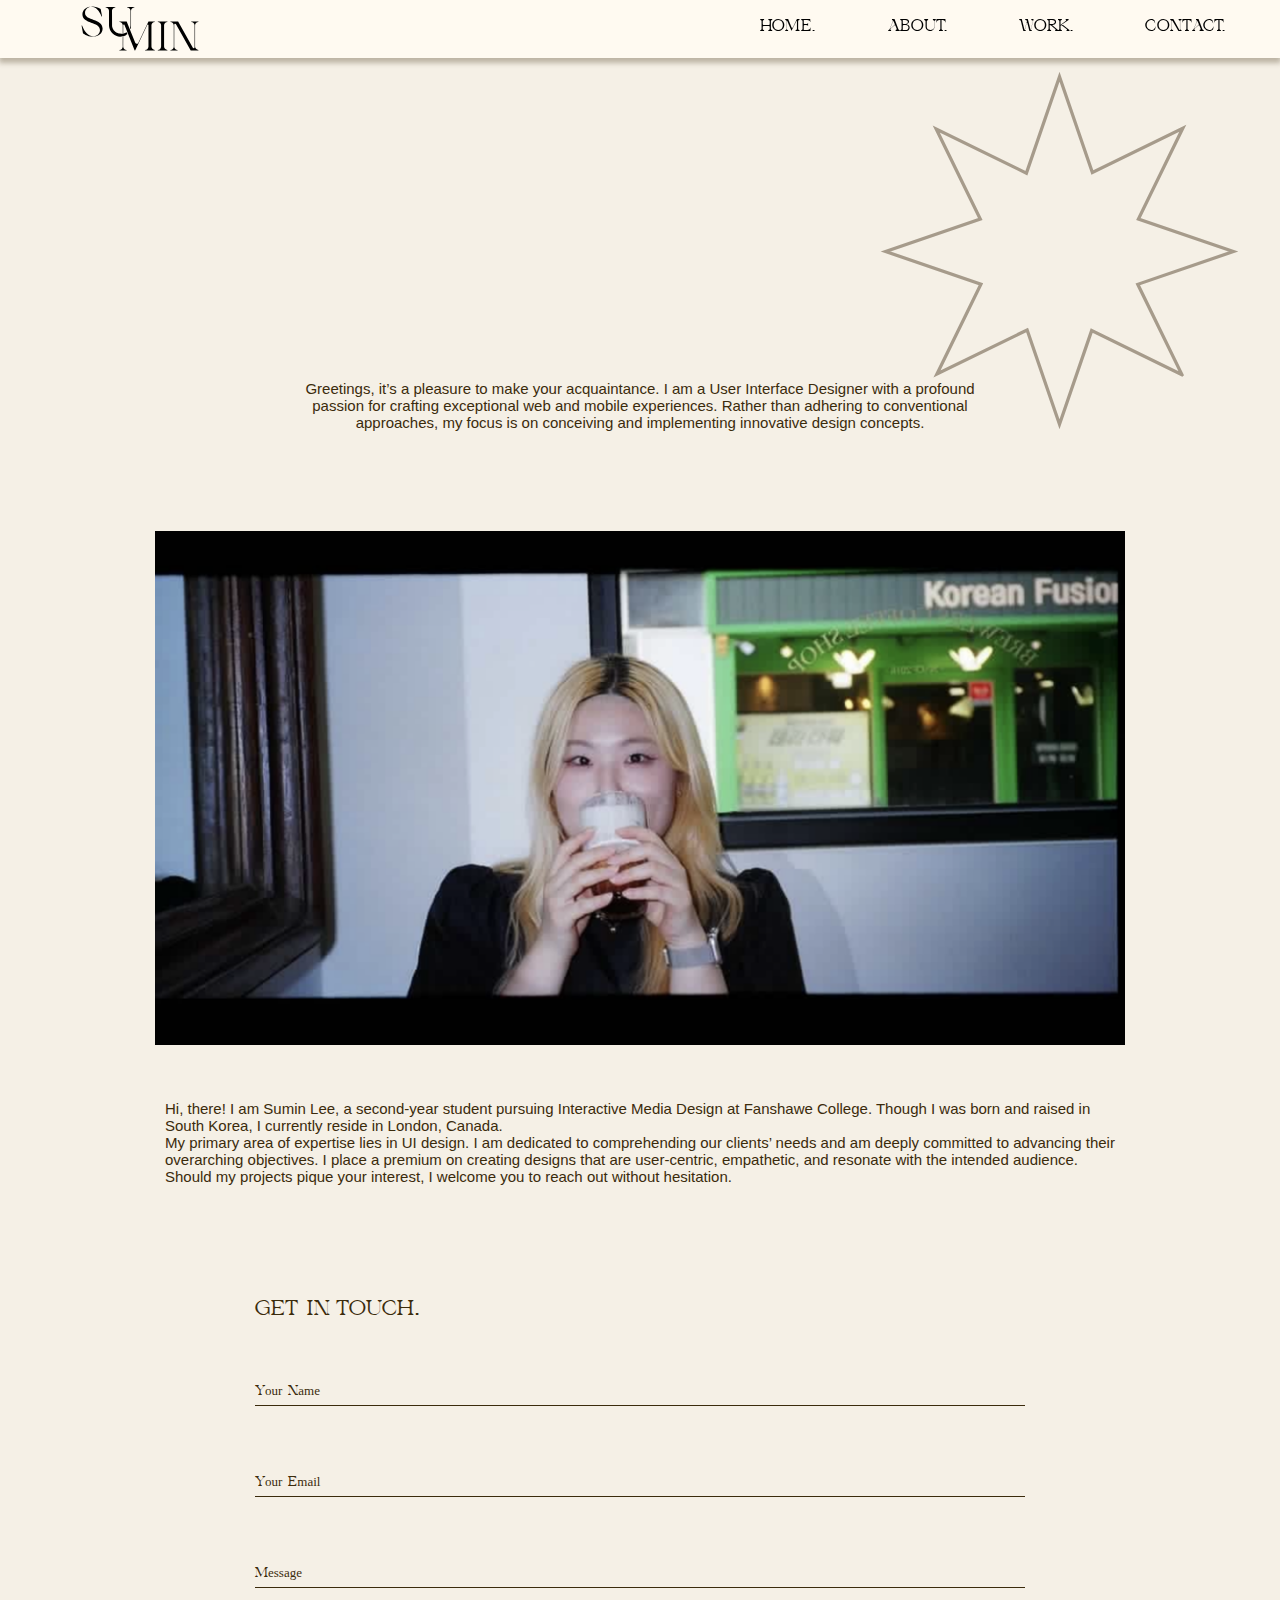
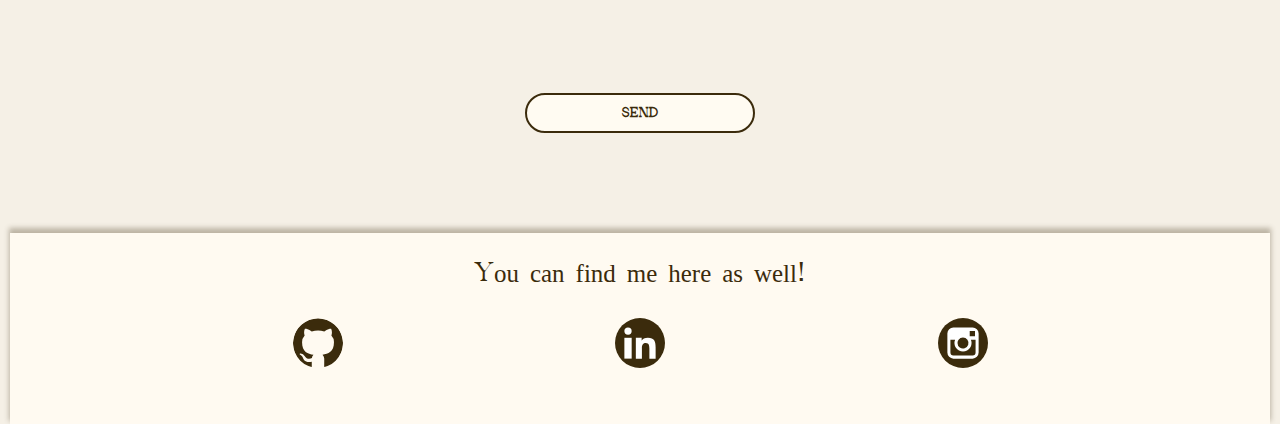
<file: aboutPage copy.html>
<!DOCTYPE html>
<html lang="en">
<head>
   <meta charset="UTF-8">
   <meta name="viewport" content="width=device-width, initial-scale=1.0">
   <title>Sumin's Portfolio Website</title>
   <link href="css/reset.css" rel="stylesheet">
   <link href="css/grid.css" rel="stylesheet">
   <link href="css/main.css" rel="stylesheet">

   <script defer type="module" src="js/main.js"></script>
</head>

<body data-page="about">
   <h1 class="hidden">About page</h1>
   <div id="smooth-wrapper">
      <div id="smooth-content">
         <section class="smooth-content">
            <div id="header-con">
            <header class="grid-con sticky-nav-con" id="main-header">
            <h2 class="hidden">Top Main Navigation</h2>
            <div class="main-logo l-col-start-1 l-col-end-3" id="top-logo">
               <a href="index.php">
                  <img src="images/SUMIN-LOGO.svg" alt="main-logo">
               </a>
            </div>
      
            <!-- <button id="button "> -->
            <div class="hamburger col-start-4 col-end-5 m-col-start-8 m-col-end-9" id="hamburger">
               <div id="burger">
               <span class="line"></span>
                <span class="line"></span>
                <span class="line"></span>
               </div>
            </div>
            <!-- </button> -->
      
            <nav class="navbar col-span-4 col-end-5 m-col-start-8 m-col-end-9 l-col-start-8 l-col-end-13 xl-col-start-7 xl-col-start-13" id="burger-con">
               <ul class="navigation">
                  <li class="menu"><a href="index.php">HOME.</a></li>
                  <li class="menu"><a href="aboutPage.html">ABOUT.</a></li>
                  <li class="menu"><a href="work.php">WORK.</a></li>
                  <li class="menu"><a href="#">CONTACT.</a></li>
               </ul>
            </nav>
         </header>
         </section>

   <section id="about-hero" class="grid-con">
      <h2 class="hidden">Main Hero Section</h2>
      <div class="col-span-full hi-text l-col-start-2">
         <h3>HI,</h3>
         <h3>I'M SUMIN*</h3>
      </div>
      <!-- <div class="col-span-full l-col-start-5" id="aboutMe">
         <img src="images/aboutME-desktop.png" alt="hero img">
     </div> -->

      <p id="about-p" class="col-span-full l-col-start-3 l-col-end-11">Greetings, it’s a pleasure to make your acquaintance. I am a User Interface Designer with a profound passion for crafting exceptional web and mobile experiences. Rather than adhering to conventional approaches, my focus is on conceiving and implementing innovative design concepts.</p>
   </section>

   <section id="intro" class="grid-con">
      <div id="about-photo" class="col-span-full m-col-start-2 m-col-end-8 l-col-start-2 l-col-end-12 xl-col-start-3 xl-col-end-11">
         <div class="photo" id="pt-1">
            <img src="images/imgMe.png" alt="img of me">
         </div>
         <div class="photo" id="pt-2"></div>
      </div>

      <div class="intro-p col-span-full l-col-start-2 l-col-end-12">
      <p id="intro-p-1">Hi, there!
         I am Sumin Lee, a second-year student pursuing Interactive Media Design at Fanshawe College. Though I was born and raised in South Korea, I currently reside in London, Canada.
      </p>
      <p id="intro-p-2">
         My primary area of expertise lies in UI design. I am dedicated to comprehending our clients’ needs and am deeply committed to advancing their overarching objectives.
         I place a premium on creating designs that are user-centric, empathetic, and resonate with the intended audience.      
      </p>
      <p id="intro-p-3">
         Should my projects pique your interest, I welcome you to reach out without hesitation.
      </p>
   </div>
   </section>

   <section class="contact grid-con">
      <h2 class="col-span-full l-col-start-3 ">GET IN TOUCH.</h2>

      <div class ="send-box col-span-full l-col-start-3 l-col-end-11">  
         <form> 
            <div class="contact-box">
               <input type="text" name="" required="">
               <label>Your Name</label> 
            </div>
            <div class="contact-box">
               <input type="email" name="" required="">
               <label>Your Email</label> 
            </div>
            <div class="contact-box" id="message-box">
               <input type="text" name="" required="">
               <label>Message</label> 
            </div>
            <div class="button-form button col-start-3 col-end-5">
               <a id="submit" href="#">Send</a>
            </div>
         </form>
      </div>
   </section>
   
   <footer id="main-footer" class="full-width-grid-con">
      <h2 class="hidden">Main footer section</h2>

      <h3 class="col-span-full">You can find me here as well!</h3>
      <div id="icons" class="col-span-full">
      <div id="icon1" class="icons">
         <a href="https://github.com/SuminLee-1">
            <img src="images/i-github.svg" class="socialMediaIcon" id="gitHub">
         </a>
      </div>         
      <div id="icon2" class="icons">
         <a href="https://www.linkedin.com/public-profile/settings">
            <img src="images/i-linkin.svg"  class="socialMediaIcon" id="linkin">
         </a>
      </div>    
      <div id="icon3" class="icons">
         <a href="vhttps://www.instagram.com/sssu8__m/?next=%2F">
            <img src="images/i-instagram.svg"  class="socialMediaIcon" id="instagram">
         </a>
      </div>  
      </div>

   </footer>
   </div>
   </div>

   <script src="https://cdnjs.cloudflare.com/ajax/libs/gsap/3.12.2/gsap.min.js"></script>
</body>
</html>
</file>
<file: css/main.css>
@font-face{font-family:"adedisplay";src:url("/fonts/ade-display-webfont.woff2") format("woff2"),url("/fonts/ade-display-webfont.woff") format("woff");font-weight:normal;font-style:normal}body{font-family:"adedisplay","arial"}@media(min-width: 744px){html{font-size:110%}}@media(min-width: 1200px){html{font-size:120%}}body{background:#f5f0e6;font-family:"adedisplay";color:#3b2b0c;position:relative;scroll-behavior:smooth}.hamburger{z-index:190;justify-self:center;margin-top:auto;margin-bottom:auto}.sticky-nav-con #burger-con.show-menu{height:100vh;width:100vw;background-color:#40331a;position:absolute;z-index:90;top:0;left:0;overflow:hidden;transition:height 1s ease;-webkit-transition:all .5s ease;transition:all .5s ease}.hamburger .line{width:35px;height:3px;background-color:#1e1600;display:block;margin:8px auto;-webkit-transition:all .3s ease-in-out;-o-transition:all .3s ease-in-out;transition:.3s ease-in-out}.hamburger:hover{cursor:pointer}.is-active{-webkit-transition:all .3s ease-in-out;-o-transition:all .3s ease-in-out;transition:all .3s ease-in-out;-webkit-transition-delay:.6s;-o-transition-delay:.6s;transition-delay:.6s;-webkit-transform:rotate(45deg);-ms-transform:rotate(45deg);-o-transform:rotate(45deg);transform:rotate(45deg)}.is-active .line:nth-child(2){width:0px}.is-active .line:nth-child(1),.is-active .line:nth-child(3){-webkit-transition-delay:.3s;-o-transition-delay:.3s;transition-delay:.3s}.is-active .line:nth-child(1){-webkit-transform:translateY(11px);-ms-transform:translateY(11px);-o-transform:translateY(11px);transform:translateY(11px)}.is-active .line:nth-child(3){-webkit-transform:translateY(-11px) rotate(90deg);-ms-transform:translateY(-11px) rotate(90deg);-o-transform:translateY(-11px) rotate(90deg);transform:translateY(-11px) rotate(90deg)}@media(min-width: 1200px){.hamburger{display:none}}#header-con{position:fixed;top:0;width:100%;background-color:rgba(255,251,242,.9215686275);z-index:150;height:3rem;box-shadow:0px 4px 5px 1px rgba(59,43,12,.3019607843);-webkit-box-shadow:0px 4px 5px 1px rgba(59,43,12,.3019607843);-moz-box-shadow:0px 4px 5px 1px rgba(59,43,12,.3019607843)}#header-con .sticky-nav-con{margin-top:3px;z-index:130}#header-con .sticky-nav-con #top-logo{height:1.5rem;width:3.8125rem;margin:auto}#header-con .sticky-nav-con #burger-con{display:none}#header-con .sticky-nav-con #burger-con.slide-toggle{display:block;height:100vh;width:100vw;background-color:#40331a;position:absolute;z-index:90;top:0;left:0}#header-con .sticky-nav-con #burger-con ul li{width:18rem;transition:all .5s ease;color:#fff;display:flex;padding:.625rem 0 .625rem 0;margin-top:6rem;margin-left:4rem}#header-con .sticky-nav-con #burger-con ul li a{text-decoration:none;color:#fff}#header-con .sticky-nav-con #burger-con ul li:hover{border-bottom:#fff .5px solid;transition:width 1s ease-in-out}@media(min-width: 744px){#header-con .sticky-nav-con #top-logo{height:2.5rem;width:6.1875rem}#header-con .sticky-nav-con #button{height:2.1875rem;width:2.625rem}}@media(min-width: 1200px){#header-con .sticky-nav-con #top-logo{margin-top:auto}#header-con .sticky-nav-con #burger-con.navbar{margin-top:auto;margin-bottom:auto;display:inline-flex;justify-self:flex-end;padding-top:10px}#header-con .sticky-nav-con #burger-con.navbar ul li{display:inline;margin-left:3.1875rem}#header-con .sticky-nav-con #burger-con.navbar ul li:first-child{margin-left:0}#header-con .sticky-nav-con #burger-con.navbar ul li a{text-decoration:none;color:#3b2b0c;font-size:15px}#header-con .sticky-nav-con #burger-con.navbar .navigation .menu a{text-decoration:none;display:inline-block;position:relative;color:#000;overflow:hidden;padding-bottom:5px}#header-con .sticky-nav-con #burger-con.navbar .navigation .menu a::before{content:"";position:absolute;bottom:0;left:0;width:0;height:2px;background-color:#000;transition:width .5s ease}#header-con .sticky-nav-con #burger-con.navbar .navigation .menu a:hover::before{width:100%}}#main-footer{margin-top:100px;padding:30px;justify-self:center;background-color:rgba(255,251,242,.9215686275);box-shadow:0px -4px 5px 1px rgba(59,43,12,.3019607843);-webkit-box-shadow:0px -4px 5px 1px rgba(59,43,12,.3019607843);-moz-box-shadow:0px -4px 5px 1px rgba(59,43,12,.3019607843);text-align:center}#main-footer .socialMediaIcon{padding:20px;margin-top:10px}#main-footer #icons{display:flex;align-items:baseline;justify-content:space-evenly}#main-footer #icons .icons:hover{opacity:70%;transition:all .3s ease}.button{position:relative;display:flex;margin-top:50px;justify-self:center}.button a{width:12rem;height:40px;border-radius:20px;border:2px solid #3b2b0c;cursor:pointer;padding-top:12px;background-color:#fffbf2;text-align:center;font-family:"adedisplay";text-transform:uppercase;font-size:13px;font-weight:600;text-decoration:none;color:#3b2b0c}.button a:hover{transition:all .5s ease-in-out;font-weight:700}.button :hover{box-shadow:inset #3b2b0c 3rem 8rem;transition:all .7s ease-in-out;color:#fffbf2;transform:scale(1.1)}.button .button-line,.button .button-plus{display:none}@media(min-width: 1200px){.button #more-bt{width:15rem;display:flex;justify-content:space-around;align-items:center;padding:0;padding-left:5px}.button #more-bt:hover .button-line{background-color:#fffbf2;transition:all .3s ease}.button #more-bt .button-line{display:flex;height:1px;flex:.3;background-color:#371f0e;opacity:.5}.button #more-bt .button-plus{display:flex}}.contact{margin-top:50px}.contact h2{font-size:20px}.send-box{position:relative;margin-top:50px}.send-box .contact-box input{position:relative;width:100%;padding:10px 0;font-size:13px;font-family:Arial,Helvetica,sans-serif;margin-bottom:30px;outline:none;background:rgba(0,0,0,0);border:none;border-bottom:1px solid #3b2b0c}.send-box .contact-box label{position:relative;left:0;top:-60px;padding:10px 0;font-size:13px;pointer-events:none;transition:.5s;color:#3b2b0c}.send-box .contact-box input:focus~label,.send-box .contact-box input:valid~label{top:-85px;left:0;font-size:10px}.send-box #feedback{margin-top:30px}.send-box #submit{margin-left:auto;width:12rem;height:40px;border-radius:20px;border:2px solid #3b2b0c;cursor:pointer;background-color:#fffbf2;text-align:center;font-family:"adedisplay";text-transform:uppercase;font-size:12px;font-weight:600;text-decoration:none;color:#3b2b0c}.send-box #submit:hover{transition:all .5s ease-in-out;font-weight:700;color:#fffbf2}#upload_form{margin-top:200px;margin-bottom:50px}#upload_form h3{font-size:24px}#upload_form .project-t{font-size:18px}#upload_form a{padding-right:5px}#upload_form label{padding-bottom:20px}#upload_form .input-box input{position:relative;width:50%;padding:10px 0;margin-bottom:20px;font-size:13px;font-family:Arial,Helvetica,sans-serif;margin-bottom:30px;outline:none;background:rgba(0,0,0,0);border:none;border-bottom:1px solid #3b2b0c}#upload_form .input-box label{position:relative;left:0;top:0;padding:10px 0;font-size:13px;pointer-events:none;transition:.5s;color:#3b2b0c}#upload_form .input-box input:focus~label,#upload_form .input-box input:valid~label{top:-85px;left:0;font-size:10px}#upload_form #feedback{margin-top:30px}#upload_form #submit{margin-left:auto;width:12rem;height:40px;border-radius:20px;border:2px solid #3b2b0c;cursor:pointer;background-color:#fffbf2;text-align:center;font-family:"adedisplay";text-transform:uppercase;font-size:12px;font-weight:600;text-decoration:none;color:#3b2b0c}#upload_form #submit:hover{transition:all .5s ease-in-out;font-weight:700;color:#fffbf2}.p-list-section{margin-top:60px;margin-bottom:50px}.p-list-section h3{font-size:24px}.p-list-section .project-t{font-size:18px}.p-list-section a{padding-right:5px}#addingFrom{position:relative;margin-top:100px;color:#3b2b0c}#addingFrom h3{font-size:22px;margin-bottom:30px}#addingFrom .input-box input{position:relative;width:50%;padding:10px 0;font-size:13px;font-family:Arial,Helvetica,sans-serif;margin-bottom:30px;outline:none;background:rgba(0,0,0,0);border:none;border-bottom:1px solid #3b2b0c}#addingFrom .input-box label{position:relative;left:0;top:0;padding:10px 0;font-size:13px;pointer-events:none;transition:.5s;color:#3b2b0c}#addingFrom .input-box input:focus~label,#addingFrom .input-box input:valid~label{top:-85px;left:0;font-size:10px}#addingFrom #feedback{margin-top:30px}#addingFrom #submit{margin-left:auto;width:12rem;height:40px;border-radius:20px;border:2px solid #3b2b0c;cursor:pointer;background-color:#fffbf2;text-align:center;font-family:"adedisplay";text-transform:uppercase;font-size:12px;font-weight:600;text-decoration:none;color:#3b2b0c}#addingFrom #submit:hover{transition:all .5s ease-in-out;font-weight:700;color:#fffbf2}.loginForm{position:relative;margin-top:200px}.loginForm .input-box input{position:relative;width:50%;padding:10px 0;font-size:13px;font-family:Arial,Helvetica,sans-serif;margin-bottom:30px;outline:none;background:rgba(0,0,0,0);border:none;border-bottom:1px solid #3b2b0c}.loginForm .input-box label{position:relative;left:0;top:0;padding:10px 0;font-size:13px;pointer-events:none;transition:.5s;color:#3b2b0c}.loginForm .input-box input:focus~label,.loginForm .input-box input:valid~label{top:-85px;left:0;font-size:10px}.loginForm #feedback{margin-top:30px}.loginForm #submit{margin-left:auto;width:12rem;height:40px;border-radius:20px;border:2px solid #3b2b0c;cursor:pointer;background-color:#fffbf2;text-align:center;font-family:"adedisplay";text-transform:uppercase;font-size:12px;font-weight:600;text-decoration:none;color:#3b2b0c}.loginForm #submit:hover{transition:all .5s ease-in-out;font-weight:700;color:#fffbf2}#about-hero{margin-top:70px;padding-top:80px;margin-bottom:100px;background:no-repeat;background-image:url(/images/shape.svg);background-position:right 100%}#about-hero .hi-text h3{margin-left:20px;margin-bottom:20px;font-size:40px;font-weight:500;opacity:0;animation:reveal 2s cubic-bezier(0.5, 0, 0.175, 1) .1s forwards}@keyframes reveal{0%{opacity:0;transform:translateY(50%)}100%{opacity:1;transform:translateY(0)}}#about-hero #aboutMe{margin-left:70px;height:250px;width:450px}#about-hero #about-p{font-family:Arial,Helvetica,sans-serif;font-size:15px;text-align:center;line-height:17px;padding:0 30px;margin-top:20px}#intro{margin-top:50px}#intro .intro-p{font-size:15px;text-align:left;line-height:17px;margin-top:50px;margin-bottom:65px}#intro .intro-p p{font-family:Arial,Helvetica,sans-serif;padding-top:15px;padding:0 10px}@media(min-width: 1200px){body{margin-top:100px;font-size:130%}#about-hero .hi-text h3{font-size:60px}#about-hero #about-p{padding-top:50px}}#main-hero{margin-top:7rem}#main-hero #hero-logo{width:20.4375rem;height:13.6875rem;margin-left:auto;margin-right:auto}#main-hero #hero-t-1{margin-top:3rem;padding-left:20px;font-size:40px;opacity:0;animation:reveal 2s cubic-bezier(0.5, 0, 0.175, 1) .1s forwards}@keyframes reveal{0%{opacity:0;transform:translateY(50%)}100%{opacity:1;transform:translateY(0)}}#main-hero #hero-t-2{font-size:27px;margin-top:2.5rem;padding-left:4rem;text-align:center;opacity:0;animation:reveal 2s cubic-bezier(0.5, 0, 0.175, 1) .1s forwards}@keyframes reveal{0%{opacity:0;transform:translateY(50%)}100%{opacity:1;transform:translateY(0)}}#main-hero h4{padding:5px}#main-hero h4 :last-child{text-align:right}@media(min-width: 744px){#hero-logo{width:36.4375rem;height:24.4375rem}#hero-t-1{padding-left:0;margin-top:60px;font-size:50px}#hero-t-2{margin-top:20px;font-size:40px}}@media(min-width: 1200px){#hero-logo{grid-row:1/3}#hero-t-1{margin-top:8rem}#hero-t-1 h3{justify-self:end;grid-row:1/2;font-size:65px}#hero-t-2{margin-top:-50px !important;margin-left:0;margin-bottom:50px;grid-row:2/3;font-size:30px !important}#hero-t-2:last-child{padding-left:50px}}#looping-t{height:2.5rem;margin-top:4rem;border-top:2px solid #3b2b0c;border-bottom:2px solid #3b2b0c;background-color:#fffbf2;overflow:hidden;display:flex;white-space:nowrap}#looping-t .infinity_inside{display:flex;align-items:center;font-size:15px;line-height:15px}#looping-t .infinity_inside #dot{padding:20px 20px;text-align:center}@media(min-width: 744px){#looping-t{height:3.625rem;margin-top:9rem}}@media(min-width: 1200px){#looping-t{height:5rem;margin-top:30px;font-size:30px}}#desc-me{margin-top:4.375rem;text-align:center}#desc-me #dec-title{font-size:20px;line-height:25px;text-transform:uppercase;justify-self:center}#desc-me #desc-p{height:5.625rem;font-family:Arial,Helvetica,sans-serif;margin-top:2.5rem;margin-bottom:2.5rem;padding:10px 10px}#desc-me #my-photo{justify-self:center;margin-right:auto;overflow:hidden;margin-top:50px}#desc-me #my-photo .photo{justify-self:center}@media(min-width: 744px){#desc-me{margin-top:100px;font-size:20px}#desc-me #desc-p p{font-size:16px;line-height:25px}#desc-me .contact-button a{height:50px;width:200px;border-radius:30px;padding-top:20px;margin-top:50px}}@media(min-width: 1200px){#desc-me{font-size:25px;line-height:30px}#desc-me #dec-title{font-size:50px;line-height:60px;text-align:center}#desc-me #contact-bt{padding-top:10px}}#demo-reel{margin-top:5.625rem;margin-bottom:5.625rem;display:flex}#projects{margin-top:5rem;grid-gap:0}#projects #showcase-title{font-size:25px;text-transform:uppercase;margin-bottom:20px}#projects .pj-container{position:relative;overflow:hidden;margin-bottom:50px}#projects .pj-container .pj-desc{color:#3b2b0c;text-decoration:none;list-style:none;display:block;margin-bottom:50px;text-align:left}#projects .pj-container .pj-desc .pj-hover-line{border-top:1.3px solid rgba(59,43,12,.5411764706);transform-origin:50% 0;position:absolute;top:0%;bottom:auto;left:0%;right:0%;margin-bottom:30px}#projects .pj-container .pj-desc .pj-title{font-size:20px;font-weight:500;text-transform:uppercase;margin-top:30px}#projects .pj-container .pj-desc .pj-type{font-size:15px;padding-top:15px;font-family:Arial,Helvetica,sans-serif}#projects .pj-container .pj-desc .pj-detail{font-size:15px;padding-top:30px;font-family:Arial,Helvetica,sans-serif}#projects .pj-container .pj-desc .hidden-projs{display:none}@media(min-width: 744px){#projects .pj-container .pj-desc .pj-title{font-size:25px}}@media(min-width: 1200px){#projects .pj-container .pj-desc{margin-bottom:50px}}#projects .pj-container .pj-img-container{position:relative;height:450px}#projects .pj-container .pj-thumnail{width:100%;height:auto;display:block}#projects .pj-container .pj-thumnail:hover{transform:scale(1.07);overflow:hidden;transition:transform .3s ease-in}body{overflow:hidden}.caseStudy{margin-top:3.125rem}.caseStudy .cs-hero{height:48.125rem;background-image:url(/images/poster-1-Billboard.png);background-position:center;background-size:cover;color:#fff;text-align:center}.caseStudy .cs-hero .cs-title{font-size:2.5rem;padding-top:37.5rem}.caseStudy .cs-hero .cs-type{padding-top:1.875rem;padding-bottom:1.875rem}.caseStudy .cs-hero .scroll{color:rgba(59,43,12,.6156862745);font-family:Arial,Helvetica,sans-serif;opacity:0;animation:reveal 2s cubic-bezier(0.5, 0, 0.175, 1) .1s forwards}@keyframes reveal{0%{opacity:0;transform:translateY(50%)}100%{opacity:1;transform:translateY(0)}}.caseStudy .cs-intro{height:26.25rem;background-image:url(/images/bg-circle.svg);background:no-repeat;overflow:hidden;padding-top:6.25rem;padding-bottom:0}.caseStudy .cs-intro .intro-title{font-size:1.375rem;padding-top:2.5rem}.caseStudy .cs-intro .cs-info{font-size:.75rem;text-align:right;font-family:Arial,Helvetica,sans-serif}.caseStudy .cs-intro .cs-info .info{padding-top:.375rem}.caseStudy .cs-intro .intro-p{font-size:.8125rem;text-align:center;font-family:Arial,Helvetica,sans-serif;padding:0 .625rem}.caseStudy .cs-intro .hr-line{background-color:rgba(59,43,12,.6156862745);height:.0625rem;margin-top:-1.875rem}.caseStudy .cs-desc{font-family:Arial,Helvetica,sans-serif;margin-bottom:3.125rem}.caseStudy .cs-desc article{margin-top:3.125rem}.caseStudy .cs-desc article .cs-desc-title{font-size:.875rem;font-weight:600}.caseStudy .cs-desc article .cs-desc-p{font-size:.75rem;font-weight:400;line-height:.875rem;padding:1.25rem 0}.caseStudy .cs-desc article .cs-desc-img{padding:auto;justify-self:center;margin-bottom:50px}.caseStudy .cs-display-img{padding-bottom:3.125rem}.slider-mockups{height:13.4375rem;margin-top:4.375rem;display:inline-flex;justify-content:center}.slider-mockups img{padding:0 .625rem}@media(min-width: 744px){.slider-mockups{height:22.8125rem}}@media(min-width: 1200px){body{margin-top:0}.display{max-width:1280px;margin-left:auto;margin-right:auto}.slider-mockups{height:45rem}}#projects{margin-top:5rem;grid-gap:0}#projects #showcase-title{font-size:25px;text-transform:uppercase;margin-bottom:20px}#projects .cs-container{position:relative;display:inline-flex;overflow:hidden;margin-bottom:50px}#projects .cs-container .pj-desc{color:#3b2b0c;text-decoration:none;list-style:none;display:block;margin-bottom:50px;text-align:left}#projects .cs-container .pj-desc:hover .pj-hover-line{border-top:2px solid #fffefb;transform-origin:50% 0;transition:transform .3s ease-in}#projects .cs-container .pj-desc .pj-hover-line{border-top:1.3px solid rgba(59,43,12,.5411764706);transform-origin:50% 0;position:absolute;top:0%;bottom:auto;left:0%;right:0%;margin-bottom:30px}#projects .cs-container .pj-desc .pj-title{font-size:20px;font-weight:500;text-transform:uppercase;margin-top:30px}#projects .cs-container .pj-desc .pj-type{font-size:13px;padding-top:15px;font-family:Arial,Helvetica,sans-serif}#projects .cs-container .pj-desc .pj-detail{font-size:15px;padding-top:30px;font-family:Arial,Helvetica,sans-serif}#projects .cs-container .pj-desc .pj-thumb{width:100%;height:auto;margin-top:30px;display:block}#projects .cs-container .pj-desc .pj-thumb:hover{transform:scale(1.07);overflow:hidden;transition:transform .3s ease-in}#projects .cs-container .pj-desc .hidden-projs{display:none}@media(min-width: 744px){#projects .cs-container .pj-desc .pj-title{font-size:25px}}@media(min-width: 1200px){#projects .cs-container .pj-desc{margin-bottom:50px}}/*# sourceMappingURL=main.css.map */
</file>
<file: css/grid.css>
/* Tailwind and Bootstrap use px for media queries, with foundation using em
for this library we will stick with pixels */

/* ---General rules - scales images, videos to size of container--- */
img, embed, object, video, picture {
  max-width: 100%; 
}

/* ---Change the way the box model works, tells the browser to account for any border and padding in the values you specify for an element's width and height.--- */

html {
  box-sizing: border-box; 
}

*, *::before, *::after {
  box-sizing: inherit; 
}

/* ---Mini CSS reset--- */

body, p, h1, h2, h3, h4, h5 {
   margin: 0px; 
   padding: 0px;
}

/* ---Utility Classes--- */

.hidden {
   display: none;
}

.box {
   background-color: powderblue;
   color: rgb(27, 27, 27);
   border-radius: 5px;
   padding: 20px;
   text-align: center;
   margin-top: 10px;
   margin-bottom:10px;
 }

/* ---Mobile Library Grid Styles--- */

/* Note if you are using a grid size of 1920, you need to change the value of 1200px to 1920px on line 50 and 57 */

.full-width-grid-con {
   /* set this container as a grid, with 3 columns
   the other grid will sit in the middle column, this allows for overlapping content */
   display: grid; 
	grid-template-columns: 1fr minmax(0, 1200px) 1fr;  
}

 .grid-con { 
   display: grid;
   grid-template-columns: repeat(4, minmax(0, 1fr));
   grid-column-gap: 30px;
   max-width: 1200px;
   margin: 0 auto;
   padding-left: 15px;
   padding-right: 15px;
}

/* A keyword indicating that the property contributes nothing to the grid item's placement, indicating auto-placement, an automatic span, or a default span of 1. */
.col-auto {grid-column: auto;}
.col-span-1	{grid-column: span 1 / span 1;}
.col-span-2	{grid-column: span 2 / span 2;}
.col-span-3	{grid-column: span 3 / span 3;}
.col-span-4	{grid-column: span 4 / span 4;}
.col-span-full {grid-column: 1 / -1;}

.col-start-1	{grid-column-start: 1;}
.col-start-2	{grid-column-start: 2;}
.col-start-3	{grid-column-start: 3;}
.col-start-4	{grid-column-start: 4;}
.col-start-auto {grid-column-start: auto;}

.col-end-1	{grid-column-end: 1;}
.col-end-2	{grid-column-end: 2;}
.col-end-3	{grid-column-end: 3;}
.col-end-4	{grid-column-end: 4;}
.col-end-5	{grid-column-end: 5;}
.col-end-auto	{grid-column-end: auto;}

/* ---Tablet Library Grid Styles--- */

@media screen and (min-width: 744px) { 
   
   .grid-con { 
      display: grid; 
      grid-template-columns: repeat(8, minmax(0, 1fr));
      grid-column-gap: 16px;
      padding-left: 80px;
      padding-right: 80px;
   }

   .m-col-auto {grid-column: auto;}
   .m-col-span-1	{grid-column: span 1 / span 1;}
   .m-col-span-2	{grid-column: span 2 / span 2;}
   .m-col-span-3	{grid-column: span 3 / span 3;}
   .m-col-span-4	{grid-column: span 4 / span 4;}
   .m-col-span-5	{grid-column: span 5 / span 5;}
   .m-col-span-6	{grid-column: span 6 / span 6;}
   .m-col-span-7	{grid-column: span 7 / span 7;}
   .m-col-span-8	{grid-column: span 8 / span 8;}

   .m-col-span-full {grid-column: 1 / -1;}

   .m-col-start-1	{grid-column-start: 1;}
   .m-col-start-2	{grid-column-start: 2;}
   .m-col-start-3	{grid-column-start: 3;}
   .m-col-start-4	{grid-column-start: 4;}
   .m-col-start-5	{grid-column-start: 5;}
   .m-col-start-6	{grid-column-start: 6;}
   .m-col-start-7	{grid-column-start: 7;}
   .m-col-start-8	{grid-column-start: 8;}

   .m-col-start-auto {grid-column-start: auto;}

   .m-col-end-1	{grid-column-end: 1;}
   .m-col-end-2	{grid-column-end: 2;}
   .m-col-end-3	{grid-column-end: 3;}
   .m-col-end-4	{grid-column-end: 4;}
   .m-col-end-5	{grid-column-end: 5;}
   .m-col-end-6	{grid-column-end: 6;}
   .m-col-end-7	{grid-column-end: 7;}
   .m-col-end-8	{grid-column-end: 8;}
   .m-col-end-9	{grid-column-end: 9;}

   .m-col-end-auto	{grid-column-end: auto;}

}

/* ---Desktop Library Grid Styles--- */

@media screen and (min-width: 1200px) { 

   .grid-con { 
      display: grid; 
      grid-template-columns: repeat(12, minmax(0, 1fr));
      grid-column-gap: 30px;
      padding-left: 15px;
      padding-right: 15px;
   }

   .l-col-auto {grid-column: auto;}
   .l-col-span-1	{grid-column: span 1 / span 1;}
   .l-col-span-2	{grid-column: span 2 / span 2;}
   .l-col-span-3	{grid-column: span 3 / span 3;}
   .l-col-span-4	{grid-column: span 4 / span 4;}
   .l-col-span-5	{grid-column: span 5 / span 5;}
   .l-col-span-6	{grid-column: span 6 / span 6;}
   .l-col-span-7	{grid-column: span 7 / span 7;}
   .l-col-span-8	{grid-column: span 8 / span 8;}
   .l-col-span-9	{grid-column: span 9 / span 9;}
   .l-col-span-10 {grid-column: span 10 / span 10;}
   .l-col-span-11 {grid-column: span 11 / span 11;}
   .l-col-span-12 {grid-column: span 12 / span 12;}
   .l-col-span-full {grid-column: 1 / -1;}

   .l-col-start-1	{grid-column-start: 1;}
   .l-col-start-2	{grid-column-start: 2;}
   .l-col-start-3	{grid-column-start: 3;}
   .l-col-start-4	{grid-column-start: 4;}
   .l-col-start-5	{grid-column-start: 5;}
   .l-col-start-6	{grid-column-start: 6;}
   .l-col-start-7	{grid-column-start: 7;}
   .l-col-start-8	{grid-column-start: 8;}
   .l-col-start-9	{grid-column-start: 9;}
   .l-col-start-10	{grid-column-start: 10;}
   .l-col-start-11	{grid-column-start: 11;}
   .l-col-start-12	{grid-column-start: 12;}
   .l-col-start-13	{grid-column-start: 13;}
   .l-col-start-auto {grid-column-start: auto;}

   .l-col-end-1	{grid-column-end: 1;}
   .l-col-end-2	{grid-column-end: 2;}
   .l-col-end-3	{grid-column-end: 3;}
   .l-col-end-4	{grid-column-end: 4;}
   .l-col-end-5	{grid-column-end: 5;}
   .l-col-end-6	{grid-column-end: 6;}
   .l-col-end-7	{grid-column-end: 7;}
   .l-col-end-8	{grid-column-end: 8;}
   .l-col-end-9	{grid-column-end: 9;}
   .l-col-end-10	{grid-column-end: 10;}
   .l-col-end-11	{grid-column-end: 11;}
   .l-col-end-12	{grid-column-end: 12;}
   .l-col-end-13	{grid-column-end: 13;}
   .l-col-end-auto	{grid-column-end: auto;}
}

/* ---X-Large Desktop Library Grid Styles--- */

@media screen and (min-width: 1920px) { 

   .grid-con { 
      display: grid; 
      grid-template-columns: repeat(12, minmax(0, 1fr));
      grid-column-gap: 34px;
      padding-left: 17px;
      padding-right: 17px;
   }

   .xl-col-auto {grid-column: auto;}
   .xl-col-span-1	{grid-column: span 1 / span 1;}
   .xl-col-span-2	{grid-column: span 2 / span 2;}
   .xl-col-span-3	{grid-column: span 3 / span 3;}
   .xl-col-span-4	{grid-column: span 4 / span 4;}
   .xl-col-span-5	{grid-column: span 5 / span 5;}
   .xl-col-span-6	{grid-column: span 6 / span 6;}
   .xl-col-span-7	{grid-column: span 7 / span 7;}
   .xl-col-span-8	{grid-column: span 8 / span 8;}
   .xl-col-span-9	{grid-column: span 9 / span 9;}
   .xl-col-span-10 {grid-column: span 10 / span 10;}
   .xl-col-span-11 {grid-column: span 11 / span 11;}
   .xl-col-span-12 {grid-column: span 12 / span 12;}
   .xl-col-span-full {grid-column: 1 / -1;}

   .xl-col-start-1	{grid-column-start: 1;}
   .xl-col-start-2	{grid-column-start: 2;}
   .xl-col-start-3	{grid-column-start: 3;}
   .xl-col-start-4	{grid-column-start: 4;}
   .xl-col-start-5	{grid-column-start: 5;}
   .xl-col-start-6	{grid-column-start: 6;}
   .xl-col-start-7	{grid-column-start: 7;}
   .xl-col-start-8	{grid-column-start: 8;}
   .xl-col-start-9	{grid-column-start: 9;}
   .xl-col-start-10	{grid-column-start: 10;}
   .xl-col-start-11	{grid-column-start: 11;}
   .xl-col-start-12	{grid-column-start: 12;}
   .xl-col-start-13	{grid-column-start: 13;}
   .xl-col-start-auto {grid-column-start: auto;}

   .xl-col-end-1	{grid-column-end: 1;}
   .xl-col-end-2	{grid-column-end: 2;}
   .xl-col-end-3	{grid-column-end: 3;}
   .xl-col-end-4	{grid-column-end: 4;}
   .xl-col-end-5	{grid-column-end: 5;}
   .xl-col-end-6	{grid-column-end: 6;}
   .xl-col-end-7	{grid-column-end: 7;}
   .xl-col-end-8	{grid-column-end: 8;}
   .xl-col-end-9	{grid-column-end: 9;}
   .xl-col-end-10	{grid-column-end: 10;}
   .xl-col-end-11	{grid-column-end: 11;}
   .xl-col-end-12	{grid-column-end: 12;}
   .xl-col-end-13	{grid-column-end: 13;}
   .xl-col-end-auto	{grid-column-end: auto;}
}
</file>
